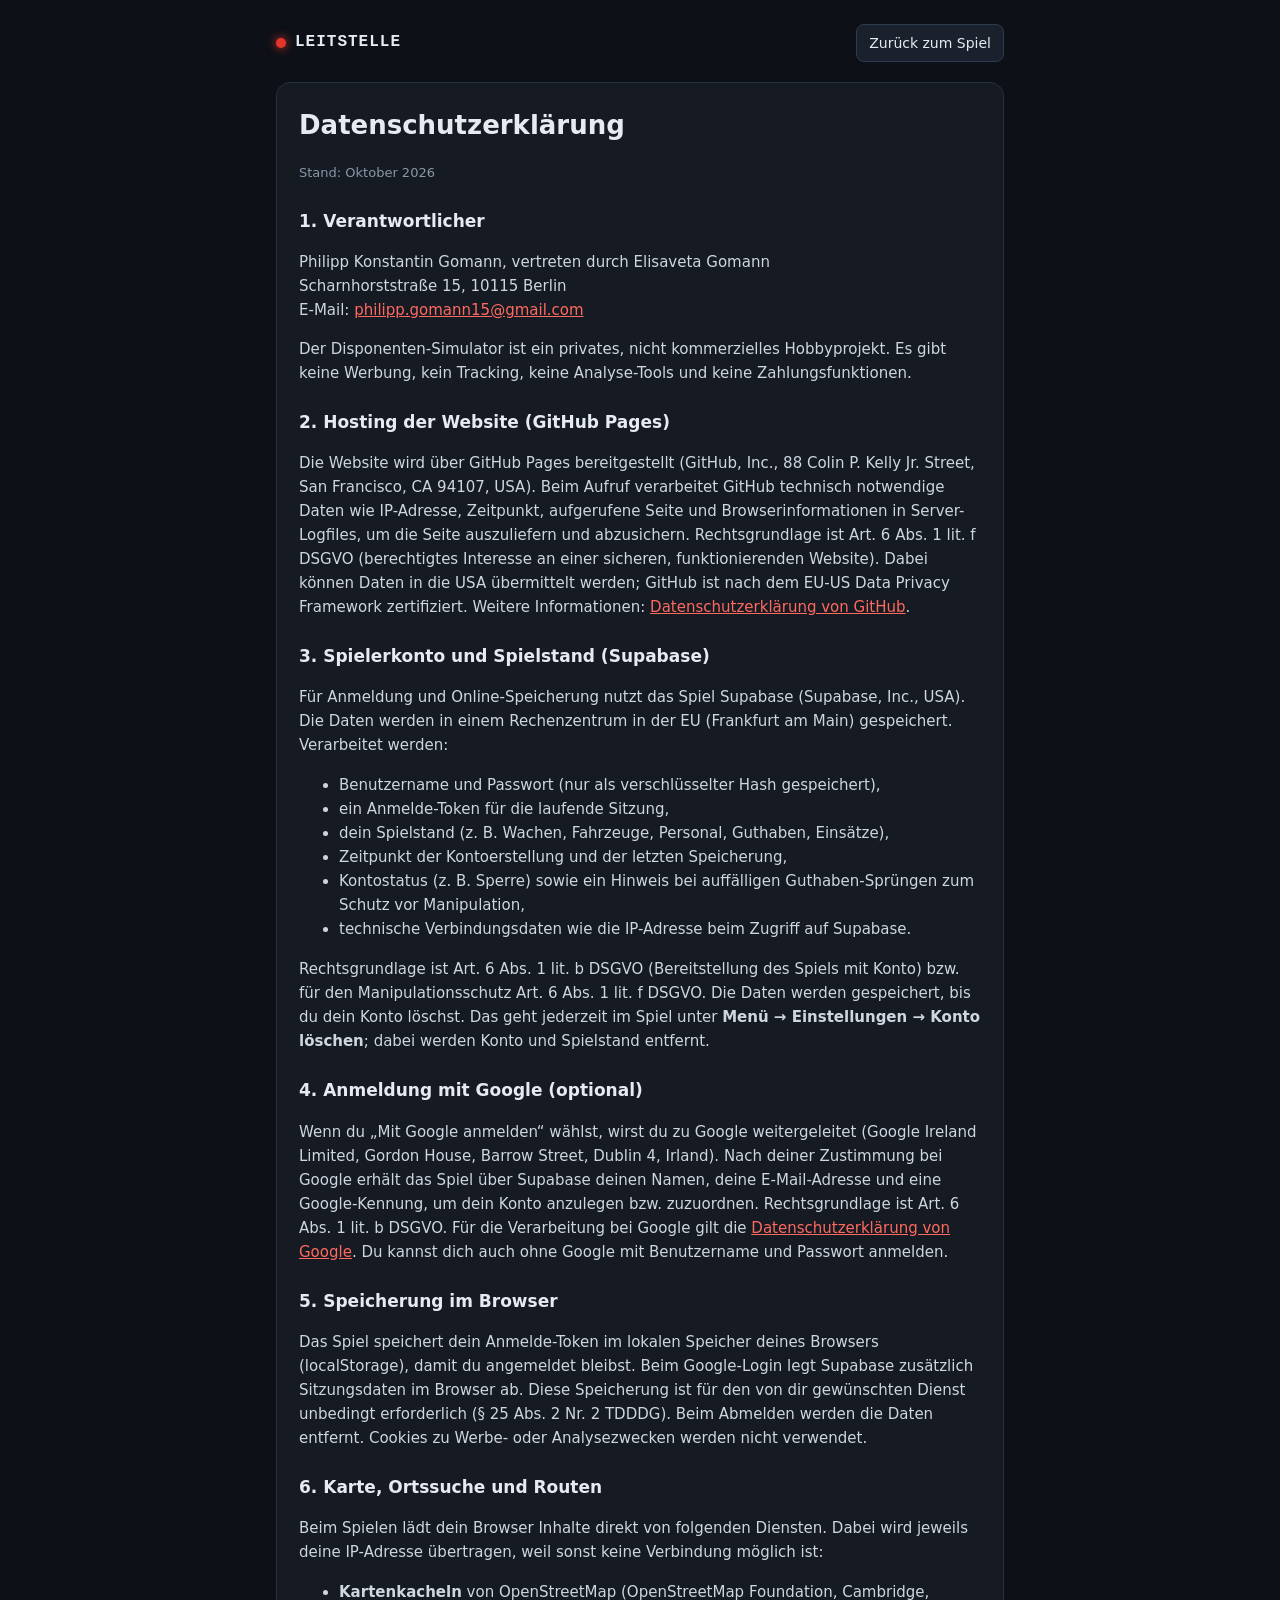
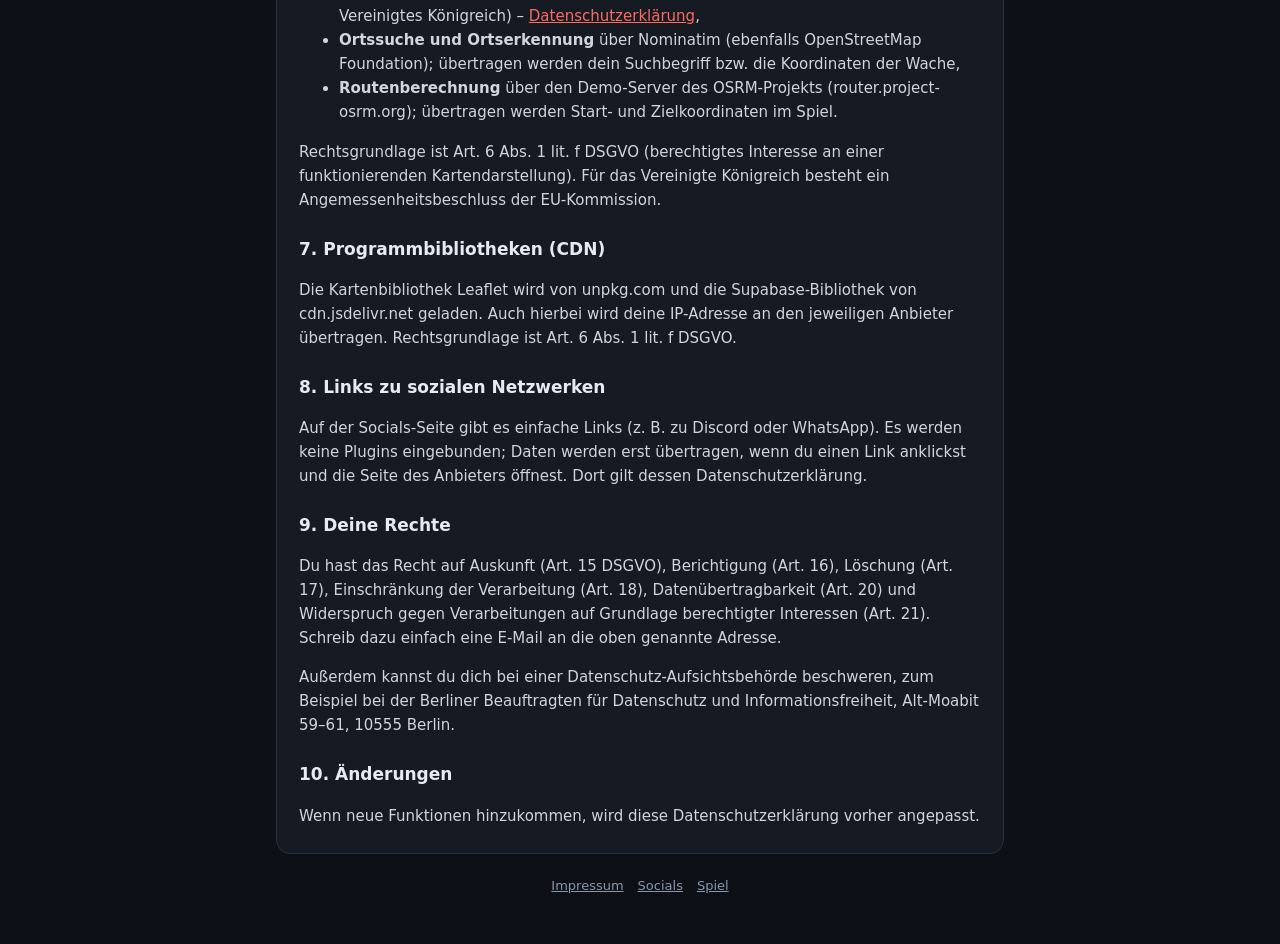
<file: seiten/datenschutz.html>
<!doctype html>
<html lang="de">
<head>
<meta charset="utf-8">
<meta name="viewport" content="width=device-width, initial-scale=1">
<title>Datenschutz – Disponenten-Simulator</title>
<link rel="stylesheet" href="seiten.css">
</head>
<body>
<div class="wrap">
  <div class="top"><span class="brand"><span class="dot"></span> LEITSTELLE</span><a class="back" href="../">Zurück zum Spiel</a></div>
  <div class="card">
    <h1>Datenschutzerklärung</h1>
    <p class="small">Stand: Oktober 2026</p>

    <h2>1. Verantwortlicher</h2>
    <p>Philipp Konstantin Gomann, vertreten durch Elisaveta Gomann<br>
       Scharnhorststraße 15, 10115 Berlin<br>
       E-Mail: <a href="mailto:philipp.gomann15@gmail.com">philipp.gomann15@gmail.com</a></p>
    <p>Der Disponenten-Simulator ist ein privates, nicht kommerzielles Hobbyprojekt. Es gibt keine Werbung, kein Tracking,
       keine Analyse-Tools und keine Zahlungsfunktionen.</p>

    <h2>2. Hosting der Website (GitHub Pages)</h2>
    <p>Die Website wird über GitHub Pages bereitgestellt (GitHub, Inc., 88 Colin P. Kelly Jr. Street, San Francisco, CA 94107, USA).
       Beim Aufruf verarbeitet GitHub technisch notwendige Daten wie IP-Adresse, Zeitpunkt, aufgerufene Seite und Browserinformationen
       in Server-Logfiles, um die Seite auszuliefern und abzusichern. Rechtsgrundlage ist Art. 6 Abs. 1 lit. f DSGVO
       (berechtigtes Interesse an einer sicheren, funktionierenden Website). Dabei können Daten in die USA übermittelt werden;
       GitHub ist nach dem EU-US Data Privacy Framework zertifiziert.
       Weitere Informationen: <a href="https://docs.github.com/de/site-policy/privacy-policies/github-general-privacy-statement" target="_blank" rel="noopener">Datenschutzerklärung von GitHub</a>.</p>

    <h2>3. Spielerkonto und Spielstand (Supabase)</h2>
    <p>Für Anmeldung und Online-Speicherung nutzt das Spiel Supabase (Supabase, Inc., USA). Die Daten werden in einem
       Rechenzentrum in der EU (Frankfurt am Main) gespeichert. Verarbeitet werden:</p>
    <ul>
      <li>Benutzername und Passwort (nur als verschlüsselter Hash gespeichert),</li>
      <li>ein Anmelde-Token für die laufende Sitzung,</li>
      <li>dein Spielstand (z. B. Wachen, Fahrzeuge, Personal, Guthaben, Einsätze),</li>
      <li>Zeitpunkt der Kontoerstellung und der letzten Speicherung,</li>
      <li>Kontostatus (z. B. Sperre) sowie ein Hinweis bei auffälligen Guthaben-Sprüngen zum Schutz vor Manipulation,</li>
      <li>technische Verbindungsdaten wie die IP-Adresse beim Zugriff auf Supabase.</li>
    </ul>
    <p>Rechtsgrundlage ist Art. 6 Abs. 1 lit. b DSGVO (Bereitstellung des Spiels mit Konto) bzw. für den Manipulationsschutz
       Art. 6 Abs. 1 lit. f DSGVO. Die Daten werden gespeichert, bis du dein Konto löschst. Das geht jederzeit im Spiel unter
       <b>Menü → Einstellungen → Konto löschen</b>; dabei werden Konto und Spielstand entfernt.</p>

    <h2>4. Anmeldung mit Google (optional)</h2>
    <p>Wenn du „Mit Google anmelden“ wählst, wirst du zu Google weitergeleitet (Google Ireland Limited, Gordon House,
       Barrow Street, Dublin 4, Irland). Nach deiner Zustimmung bei Google erhält das Spiel über Supabase deinen Namen,
       deine E-Mail-Adresse und eine Google-Kennung, um dein Konto anzulegen bzw. zuzuordnen. Rechtsgrundlage ist
       Art. 6 Abs. 1 lit. b DSGVO. Für die Verarbeitung bei Google gilt die
       <a href="https://policies.google.com/privacy?hl=de" target="_blank" rel="noopener">Datenschutzerklärung von Google</a>.
       Du kannst dich auch ohne Google mit Benutzername und Passwort anmelden.</p>

    <h2>5. Speicherung im Browser</h2>
    <p>Das Spiel speichert dein Anmelde-Token im lokalen Speicher deines Browsers (localStorage), damit du angemeldet bleibst.
       Beim Google-Login legt Supabase zusätzlich Sitzungsdaten im Browser ab. Diese Speicherung ist für den von dir gewünschten
       Dienst unbedingt erforderlich (§ 25 Abs. 2 Nr. 2 TDDDG). Beim Abmelden werden die Daten entfernt. Cookies zu Werbe- oder
       Analysezwecken werden nicht verwendet.</p>

    <h2>6. Karte, Ortssuche und Routen</h2>
    <p>Beim Spielen lädt dein Browser Inhalte direkt von folgenden Diensten. Dabei wird jeweils deine IP-Adresse übertragen,
       weil sonst keine Verbindung möglich ist:</p>
    <ul>
      <li><b>Kartenkacheln</b> von OpenStreetMap (OpenStreetMap Foundation, Cambridge, Vereinigtes Königreich) –
          <a href="https://osmfoundation.org/wiki/Privacy_Policy" target="_blank" rel="noopener">Datenschutzerklärung</a>,</li>
      <li><b>Ortssuche und Ortserkennung</b> über Nominatim (ebenfalls OpenStreetMap Foundation); übertragen werden dein Suchbegriff
          bzw. die Koordinaten der Wache,</li>
      <li><b>Routenberechnung</b> über den Demo-Server des OSRM-Projekts (router.project-osrm.org); übertragen werden Start- und
          Zielkoordinaten im Spiel.</li>
    </ul>
    <p>Rechtsgrundlage ist Art. 6 Abs. 1 lit. f DSGVO (berechtigtes Interesse an einer funktionierenden Kartendarstellung).
       Für das Vereinigte Königreich besteht ein Angemessenheitsbeschluss der EU-Kommission.</p>

    <h2>7. Programmbibliotheken (CDN)</h2>
    <p>Die Kartenbibliothek Leaflet wird von unpkg.com und die Supabase-Bibliothek von cdn.jsdelivr.net geladen.
       Auch hierbei wird deine IP-Adresse an den jeweiligen Anbieter übertragen. Rechtsgrundlage ist Art. 6 Abs. 1 lit. f DSGVO.</p>

    <h2>8. Links zu sozialen Netzwerken</h2>
    <p>Auf der Socials-Seite gibt es einfache Links (z. B. zu Discord oder WhatsApp). Es werden keine Plugins eingebunden;
       Daten werden erst übertragen, wenn du einen Link anklickst und die Seite des Anbieters öffnest. Dort gilt dessen
       Datenschutzerklärung.</p>

    <h2>9. Deine Rechte</h2>
    <p>Du hast das Recht auf Auskunft (Art. 15 DSGVO), Berichtigung (Art. 16), Löschung (Art. 17), Einschränkung der Verarbeitung
       (Art. 18), Datenübertragbarkeit (Art. 20) und Widerspruch gegen Verarbeitungen auf Grundlage berechtigter Interessen (Art. 21).
       Schreib dazu einfach eine E-Mail an die oben genannte Adresse.</p>
    <p>Außerdem kannst du dich bei einer Datenschutz-Aufsichtsbehörde beschweren, zum Beispiel bei der
       Berliner Beauftragten für Datenschutz und Informationsfreiheit, Alt-Moabit 59–61, 10555 Berlin.</p>

    <h2>10. Änderungen</h2>
    <p>Wenn neue Funktionen hinzukommen, wird diese Datenschutzerklärung vorher angepasst.</p>
  </div>
  <div class="nav"><a href="impressum.html">Impressum</a><a href="socials.html">Socials</a><a href="../">Spiel</a></div>
</div>
</body>
</html>
</file>
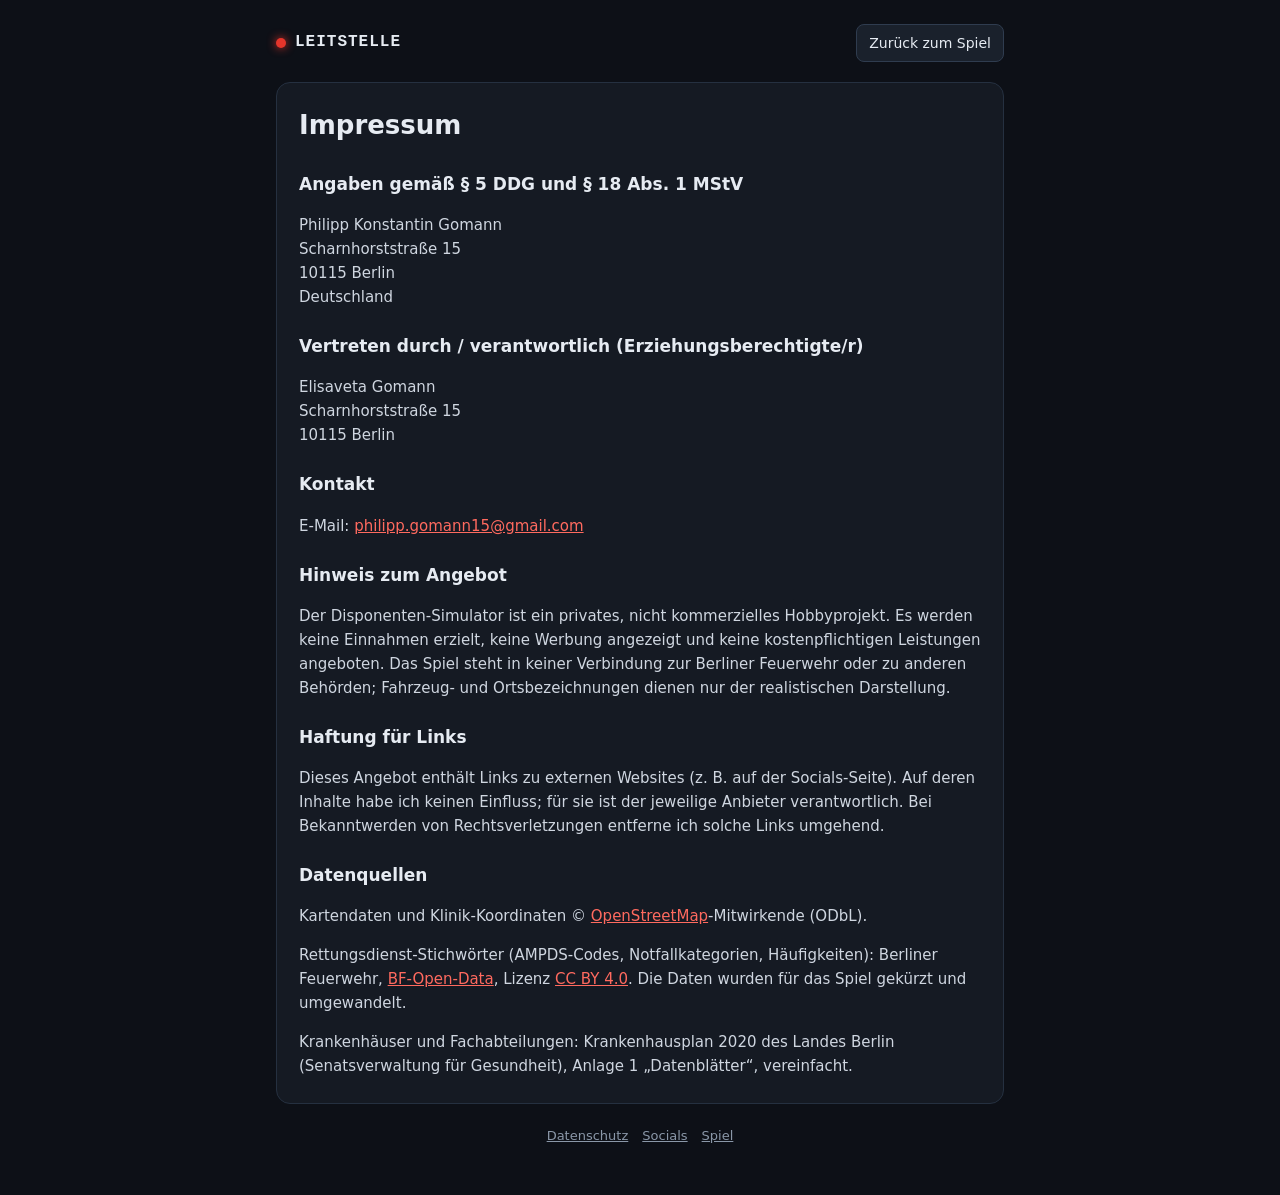
<file: seiten/impressum.html>
<!doctype html>
<html lang="de">
<head>
<meta charset="utf-8">
<meta name="viewport" content="width=device-width, initial-scale=1">
<title>Impressum – Disponenten-Simulator</title>
<link rel="stylesheet" href="seiten.css">
</head>
<body>
<div class="wrap">
  <div class="top"><span class="brand"><span class="dot"></span> LEITSTELLE</span><a class="back" href="../">Zurück zum Spiel</a></div>
  <div class="card">
    <h1>Impressum</h1>

    <h2>Angaben gemäß § 5 DDG und § 18 Abs. 1 MStV</h2>
    <p>Philipp Konstantin Gomann<br>
       Scharnhorststraße 15<br>
       10115 Berlin<br>
       Deutschland</p>

    <h2>Vertreten durch / verantwortlich (Erziehungsberechtigte/r)</h2>
    <p>Elisaveta Gomann<br>
       Scharnhorststraße 15<br>
       10115 Berlin</p>

    <h2>Kontakt</h2>
    <p>E-Mail: <a href="mailto:philipp.gomann15@gmail.com">philipp.gomann15@gmail.com</a></p>

    <h2>Hinweis zum Angebot</h2>
    <p>Der Disponenten-Simulator ist ein privates, nicht kommerzielles Hobbyprojekt. Es werden keine Einnahmen erzielt,
       keine Werbung angezeigt und keine kostenpflichtigen Leistungen angeboten. Das Spiel steht in keiner Verbindung zur
       Berliner Feuerwehr oder zu anderen Behörden; Fahrzeug- und Ortsbezeichnungen dienen nur der realistischen Darstellung.</p>

    <h2>Haftung für Links</h2>
    <p>Dieses Angebot enthält Links zu externen Websites (z. B. auf der Socials-Seite). Auf deren Inhalte habe ich keinen Einfluss;
       für sie ist der jeweilige Anbieter verantwortlich. Bei Bekanntwerden von Rechtsverletzungen entferne ich solche Links umgehend.</p>

    <h2>Datenquellen</h2>
    <p>Kartendaten und Klinik-Koordinaten © <a href="https://www.openstreetmap.org/copyright" target="_blank" rel="noopener">OpenStreetMap</a>-Mitwirkende (ODbL).</p>
    <p>Rettungsdienst-Stichwörter (AMPDS-Codes, Notfallkategorien, Häufigkeiten): Berliner Feuerwehr,
       <a href="https://github.com/Berliner-Feuerwehr/BF-Open-Data" target="_blank" rel="noopener">BF-Open-Data</a>,
       Lizenz <a href="https://creativecommons.org/licenses/by/4.0/deed.de" target="_blank" rel="noopener">CC BY 4.0</a>.
       Die Daten wurden für das Spiel gekürzt und umgewandelt.</p>
    <p>Krankenhäuser und Fachabteilungen: Krankenhausplan 2020 des Landes Berlin (Senatsverwaltung für Gesundheit), Anlage 1 „Datenblätter“, vereinfacht.</p>
  </div>
  <div class="nav"><a href="datenschutz.html">Datenschutz</a><a href="socials.html">Socials</a><a href="../">Spiel</a></div>
</div>
</body>
</html>
</file>
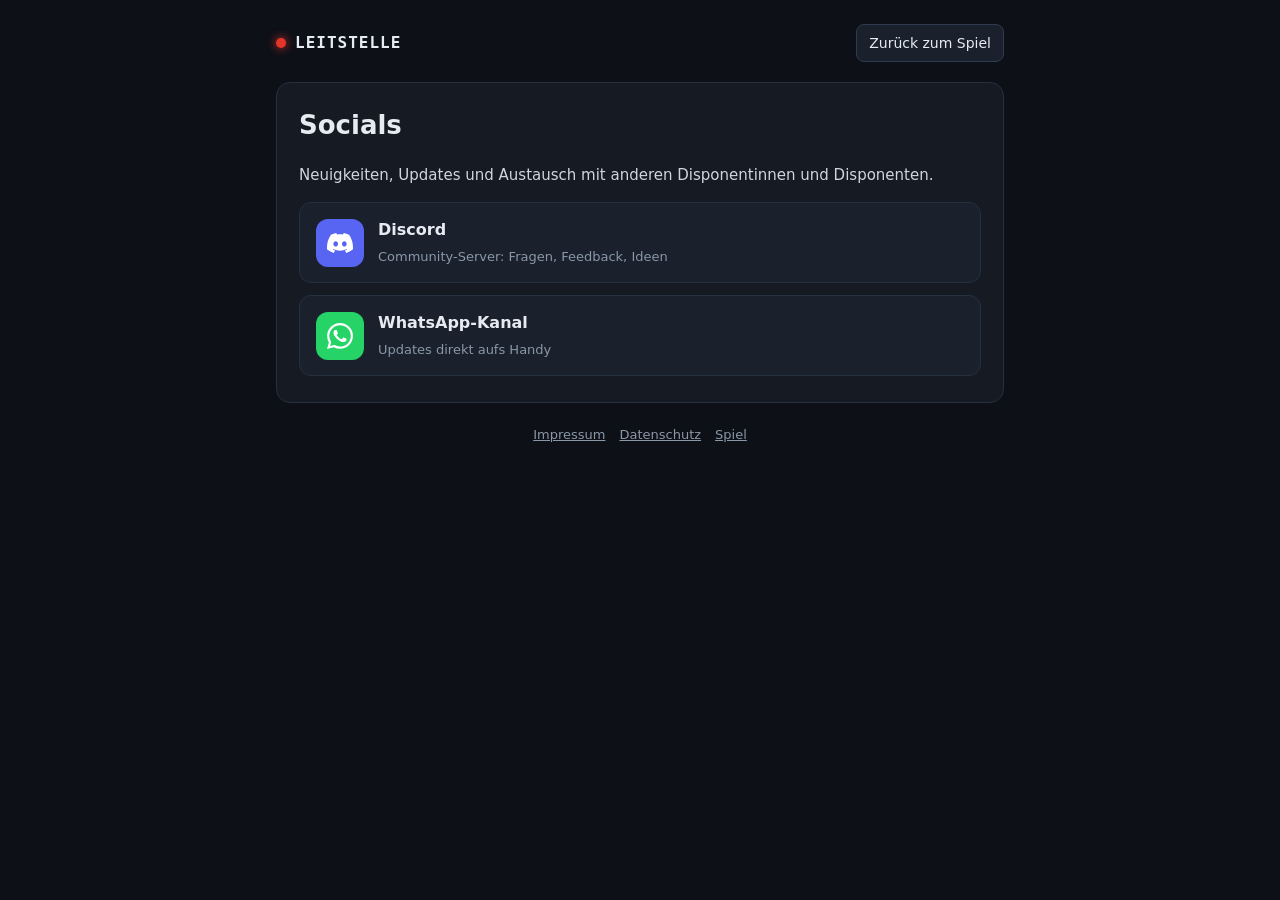
<file: seiten/socials.html>
<!doctype html>
<html lang="de">
<head>
<meta charset="utf-8">
<meta name="viewport" content="width=device-width, initial-scale=1">
<title>Socials – Disponenten-Simulator</title>
<link rel="stylesheet" href="seiten.css">
</head>
<body>
<div class="wrap">
  <div class="top"><span class="brand"><span class="dot"></span> LEITSTELLE</span><a class="back" href="../">Zurück zum Spiel</a></div>
  <div class="card">
    <h1>Socials</h1>
    <p>Neuigkeiten, Updates und Austausch mit anderen Disponentinnen und Disponenten.</p>
    <div class="socials" id="socials"></div>
  </div>
  <div class="nav"><a href="impressum.html">Impressum</a><a href="datenschutz.html">Datenschutz</a><a href="../">Spiel</a></div>
</div>
<script>
/* Links hier eintragen. Leere url ⇒ Eintrag wird als „folgt bald“ angezeigt.
   Weitere Plattformen einfach als neue Zeile ergänzen; icon = SVG-Pfad (24×24, z. B. von simpleicons.org),
   ohne icon wird das Kürzel aus tag angezeigt. */
const ICONS = {
  discord: 'M20.317 4.3698a19.7913 19.7913 0 00-4.8851-1.5152.0741.0741 0 00-.0785.0371c-.211.3753-.4447.8648-.6083 1.2495-1.8447-.2762-3.68-.2762-5.4868 0-.1636-.3933-.4058-.8742-.6177-1.2495a.077.077 0 00-.0785-.037 19.7363 19.7363 0 00-4.8852 1.515.0699.0699 0 00-.0321.0277C.5334 9.0458-.319 13.5799.0992 18.0578a.0824.0824 0 00.0312.0561c2.0528 1.5076 4.0413 2.4228 5.9929 3.0294a.0777.0777 0 00.0842-.0276c.4616-.6304.8731-1.2952 1.226-1.9942a.076.076 0 00-.0416-.1057c-.6528-.2476-1.2743-.5495-1.8722-.8923a.077.077 0 01-.0076-.1277c.1258-.0943.2517-.1923.3718-.2914a.0743.0743 0 01.0776-.0105c3.9278 1.7933 8.18 1.7933 12.0614 0a.0739.0739 0 01.0785.0095c.1202.099.246.1981.3728.2924a.077.077 0 01-.0066.1276 12.2986 12.2986 0 01-1.873.8914.0766.0766 0 00-.0407.1067c.3604.698.7719 1.3628 1.225 1.9932a.076.076 0 00.0842.0286c1.961-.6067 3.9495-1.5219 6.0023-3.0294a.077.077 0 00.0313-.0552c.5004-5.177-.8382-9.6739-3.5485-13.6604a.061.061 0 00-.0312-.0286zM8.02 15.3312c-1.1825 0-2.1569-1.0857-2.1569-2.419 0-1.3332.9555-2.4189 2.157-2.4189 1.2108 0 2.1757 1.0952 2.1568 2.419 0 1.3332-.9555 2.4189-2.1569 2.4189zm7.9748 0c-1.1825 0-2.1569-1.0857-2.1569-2.419 0-1.3332.9554-2.4189 2.1569-2.4189 1.2108 0 2.1757 1.0952 2.1568 2.419 0 1.3332-.946 2.4189-2.1568 2.4189Z',
  whatsapp: 'M17.472 14.382c-.297-.149-1.758-.867-2.03-.967-.273-.099-.471-.148-.67.15-.197.297-.767.966-.94 1.164-.173.199-.347.223-.644.075-.297-.15-1.255-.463-2.39-1.475-.883-.788-1.48-1.761-1.653-2.059-.173-.297-.018-.458.13-.606.134-.133.298-.347.446-.52.149-.174.198-.298.298-.497.099-.198.05-.371-.025-.52-.075-.149-.669-1.612-.916-2.207-.242-.579-.487-.5-.669-.51-.173-.008-.371-.01-.57-.01-.198 0-.52.074-.792.372-.272.297-1.04 1.016-1.04 2.479 0 1.462 1.065 2.875 1.213 3.074.149.198 2.096 3.2 5.077 4.487.709.306 1.262.489 1.694.625.712.227 1.36.195 1.871.118.571-.085 1.758-.719 2.006-1.413.248-.694.248-1.289.173-1.413-.074-.124-.272-.198-.57-.347m-5.421 7.403h-.004a9.87 9.87 0 01-5.031-1.378l-.361-.214-3.741.982.998-3.648-.235-.374a9.86 9.86 0 01-1.51-5.26c.001-5.45 4.436-9.884 9.888-9.884 2.64 0 5.122 1.03 6.988 2.898a9.825 9.825 0 012.893 6.994c-.003 5.45-4.437 9.884-9.885 9.884m8.413-18.297A11.815 11.815 0 0012.05 0C5.495 0 .16 5.335.157 11.892c0 2.096.547 4.142 1.588 5.945L.057 24l6.305-1.654a11.882 11.882 0 005.683 1.448h.005c6.554 0 11.89-5.335 11.893-11.893a11.821 11.821 0 00-3.48-8.413Z',
};
const SOCIALS = [
  { name:'Discord',        tag:'DC', icon:ICONS.discord, color:'#5865f2', url:'https://discord.gg/h3hW4C5vPP', desc:'Community-Server: Fragen, Feedback, Ideen' },
  { name:'WhatsApp-Kanal', tag:'WA', icon:ICONS.whatsapp, color:'#25d366', url:'https://whatsapp.com/channel/0029VbEwIXB8V0tkWFBdNs0s', desc:'Updates direkt aufs Handy' },
];
const box=document.getElementById('socials');
const badge=s=>`<span class="tag${s.icon?' ico':''}" style="background:${s.color}">${s.icon
  ? `<svg viewBox="0 0 24 24" width="26" height="26" aria-hidden="true"><path fill="#fff" d="${s.icon}"/></svg>` : s.tag}</span>`;
box.innerHTML=SOCIALS.map(s=> s.url
  ? `<a class="social" href="${s.url}" target="_blank" rel="noopener">${badge(s)}<span><span class="name">${s.name}</span><br><span class="desc">${s.desc}</span></span></a>`
  : `<div class="social off">${badge(s)}<span><span class="name">${s.name}</span><br><span class="desc">${s.desc}</span></span><span class="soon">folgt bald</span></div>`
).join('');
</script>
</body>
</html>
</file>
<file: seiten/seiten.css>
/* Gemeinsames Aussehen für Impressum, Datenschutz und Socials (passend zum Spiel) */
:root{
  --bg:#0d1017; --panel:#151a23; --panel-2:#1a212c; --border:#253040; --border-2:#2f3c4f;
  --text:#e6ebf2; --text-mut:#8a97a8; --text-dim:#5c6879; --fire:#e5352b;
  --font-ui:'Inter',system-ui,-apple-system,'Segoe UI',Roboto,sans-serif;
  --font-mono:'JetBrains Mono',ui-monospace,SFMono-Regular,Menlo,monospace;
}
*{ box-sizing:border-box; }
body{ margin:0; background:var(--bg); color:var(--text); font-family:var(--font-ui); line-height:1.6; }
.wrap{ max-width:760px; margin:0 auto; padding:24px 16px 48px; }
.top{ display:flex; align-items:center; justify-content:space-between; gap:12px; flex-wrap:wrap; margin-bottom:20px; }
.brand{ display:flex; align-items:center; gap:9px; font-family:var(--font-mono); font-weight:800; letter-spacing:1px; }
.brand .dot{ width:10px; height:10px; border-radius:50%; background:var(--fire); box-shadow:0 0 10px var(--fire); }
.back{ color:var(--text); text-decoration:none; border:1px solid var(--border-2); background:var(--panel-2); border-radius:8px; padding:7px 12px; font-size:14px; }
.back:hover{ border-color:var(--fire); }
.card{ background:var(--panel); border:1px solid var(--border); border-radius:14px; padding:22px 22px 10px; }
h1{ font-size:26px; margin:0 0 16px; }
h2{ font-size:17px; margin:24px 0 6px; }
p,li{ color:#cfd6e0; font-size:15px; }
a{ color:#ff6a5f; }
.small{ color:var(--text-mut); font-size:13px; }
.nav{ display:flex; gap:14px; flex-wrap:wrap; justify-content:center; margin-top:22px; font-size:13px; }
.nav a{ color:var(--text-mut); }
.socials{ display:grid; gap:12px; margin:8px 0 16px; }
.social{ display:flex; align-items:center; gap:14px; background:var(--panel-2); border:1px solid var(--border); border-radius:12px; padding:14px 16px; text-decoration:none; color:var(--text); }
.social:hover{ border-color:var(--fire); }
.social .tag{ font-family:var(--font-mono); font-weight:800; font-size:12px; min-width:58px; text-align:center; padding:5px 8px; border-radius:7px; color:#fff; }
.social .tag.ico{ min-width:0; width:48px; height:48px; padding:0; border-radius:12px; display:flex; align-items:center; justify-content:center; flex:0 0 auto; }
.social .name{ font-weight:700; }
.social .desc{ color:var(--text-mut); font-size:13px; }
.social.off{ opacity:.55; pointer-events:none; }
.social .soon{ margin-left:auto; font-size:12px; color:var(--text-dim); }
</file>
